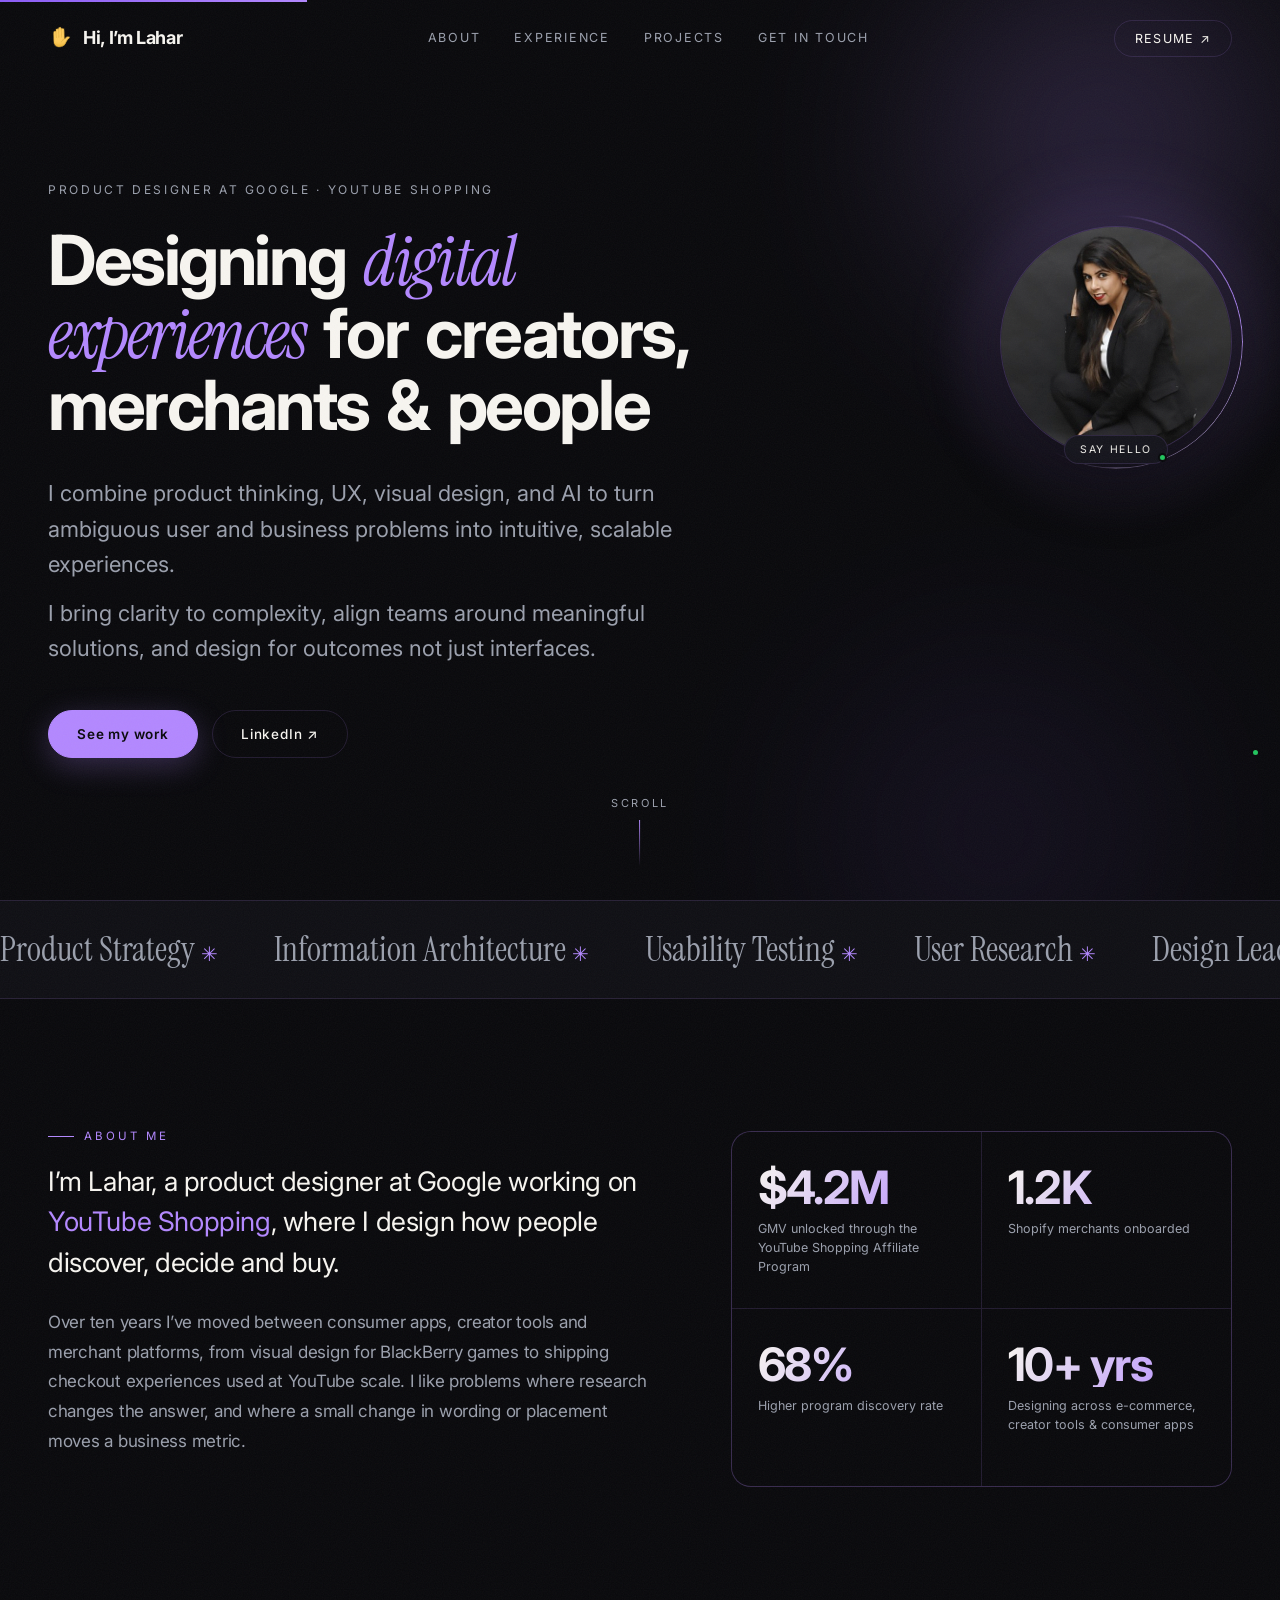
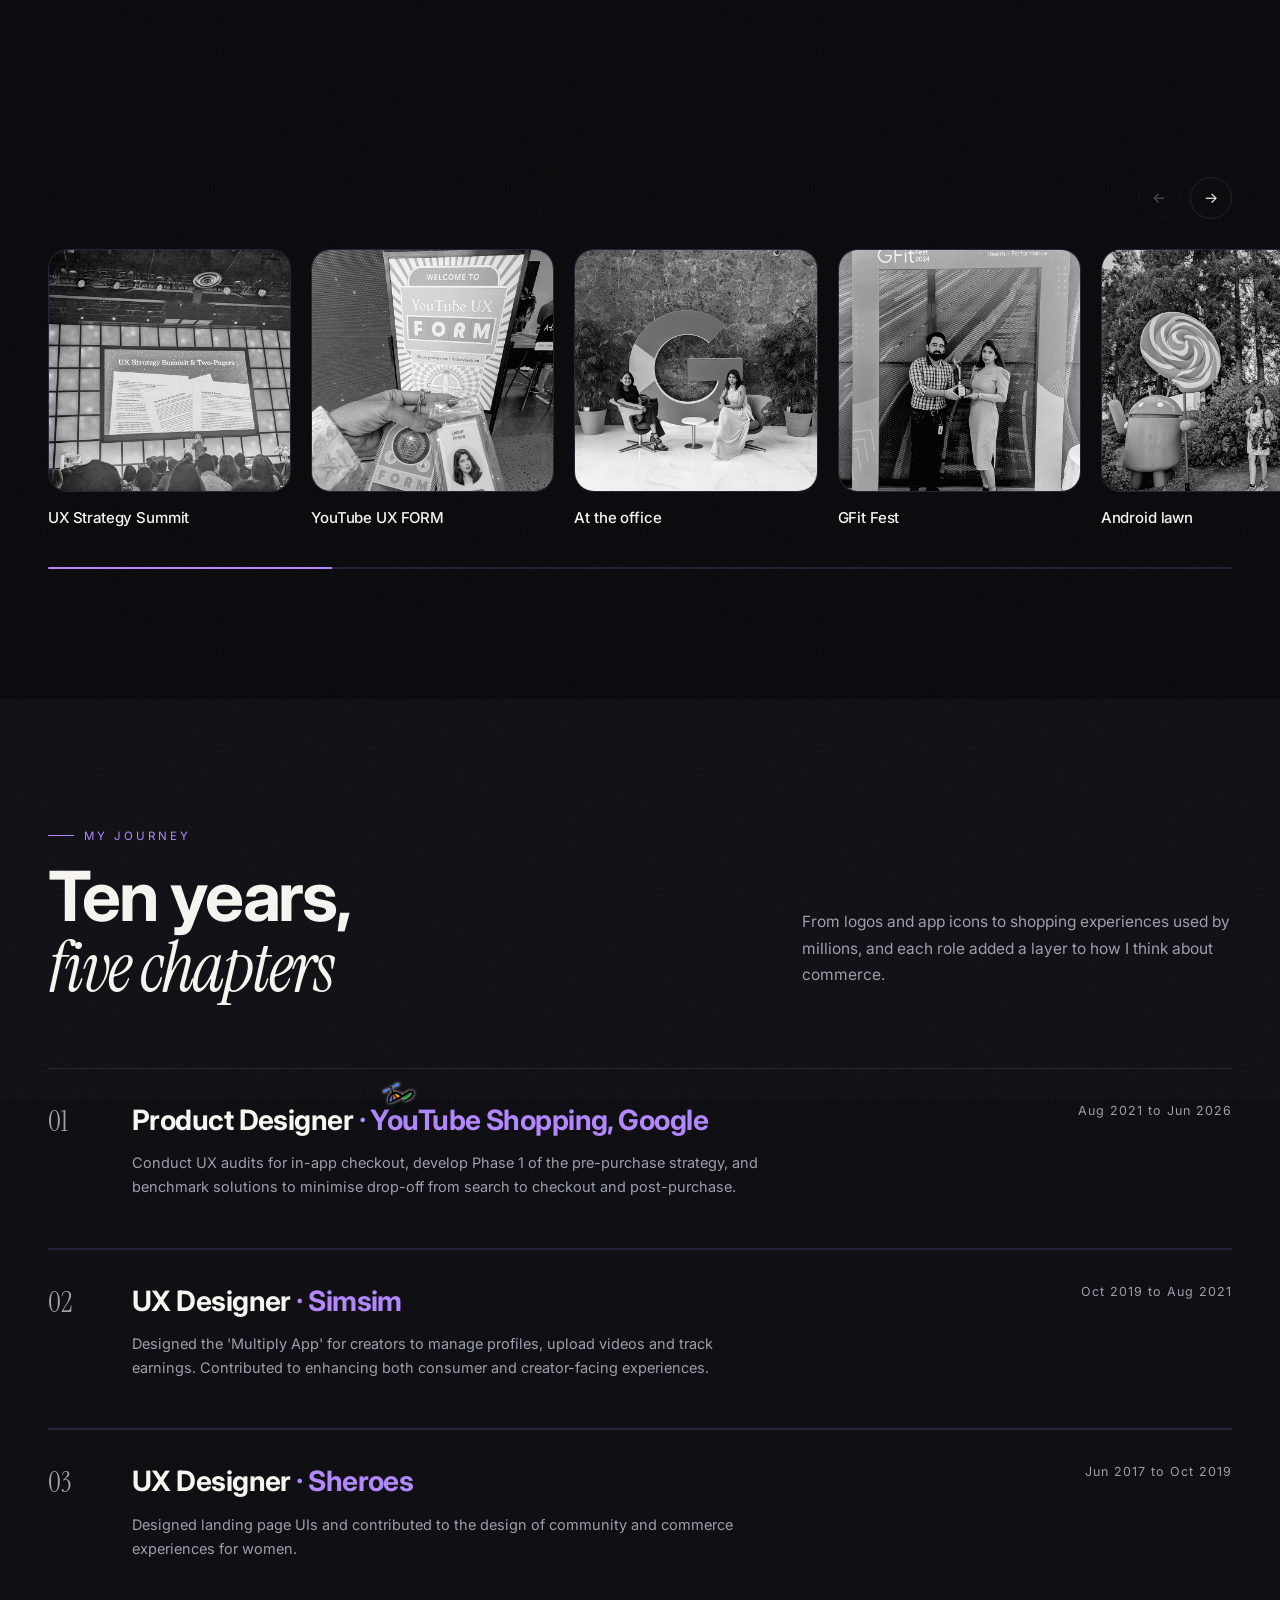
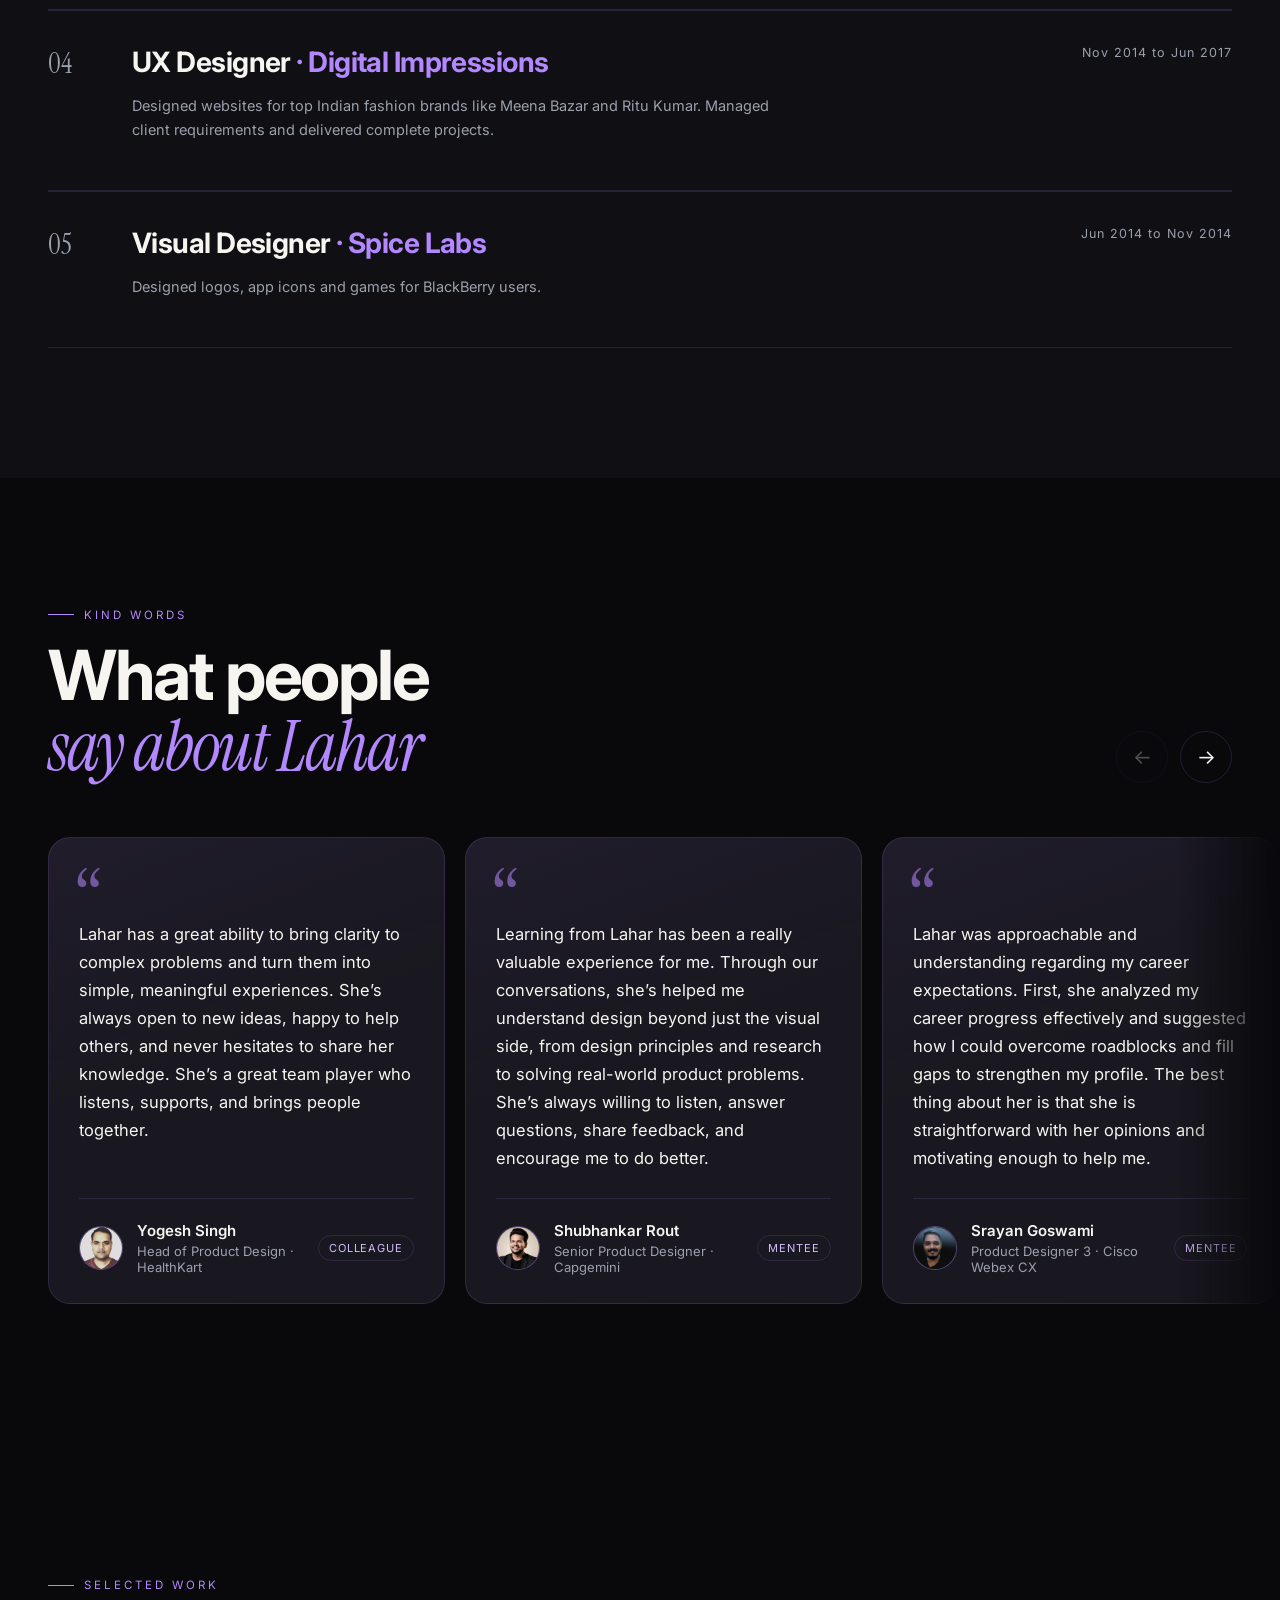
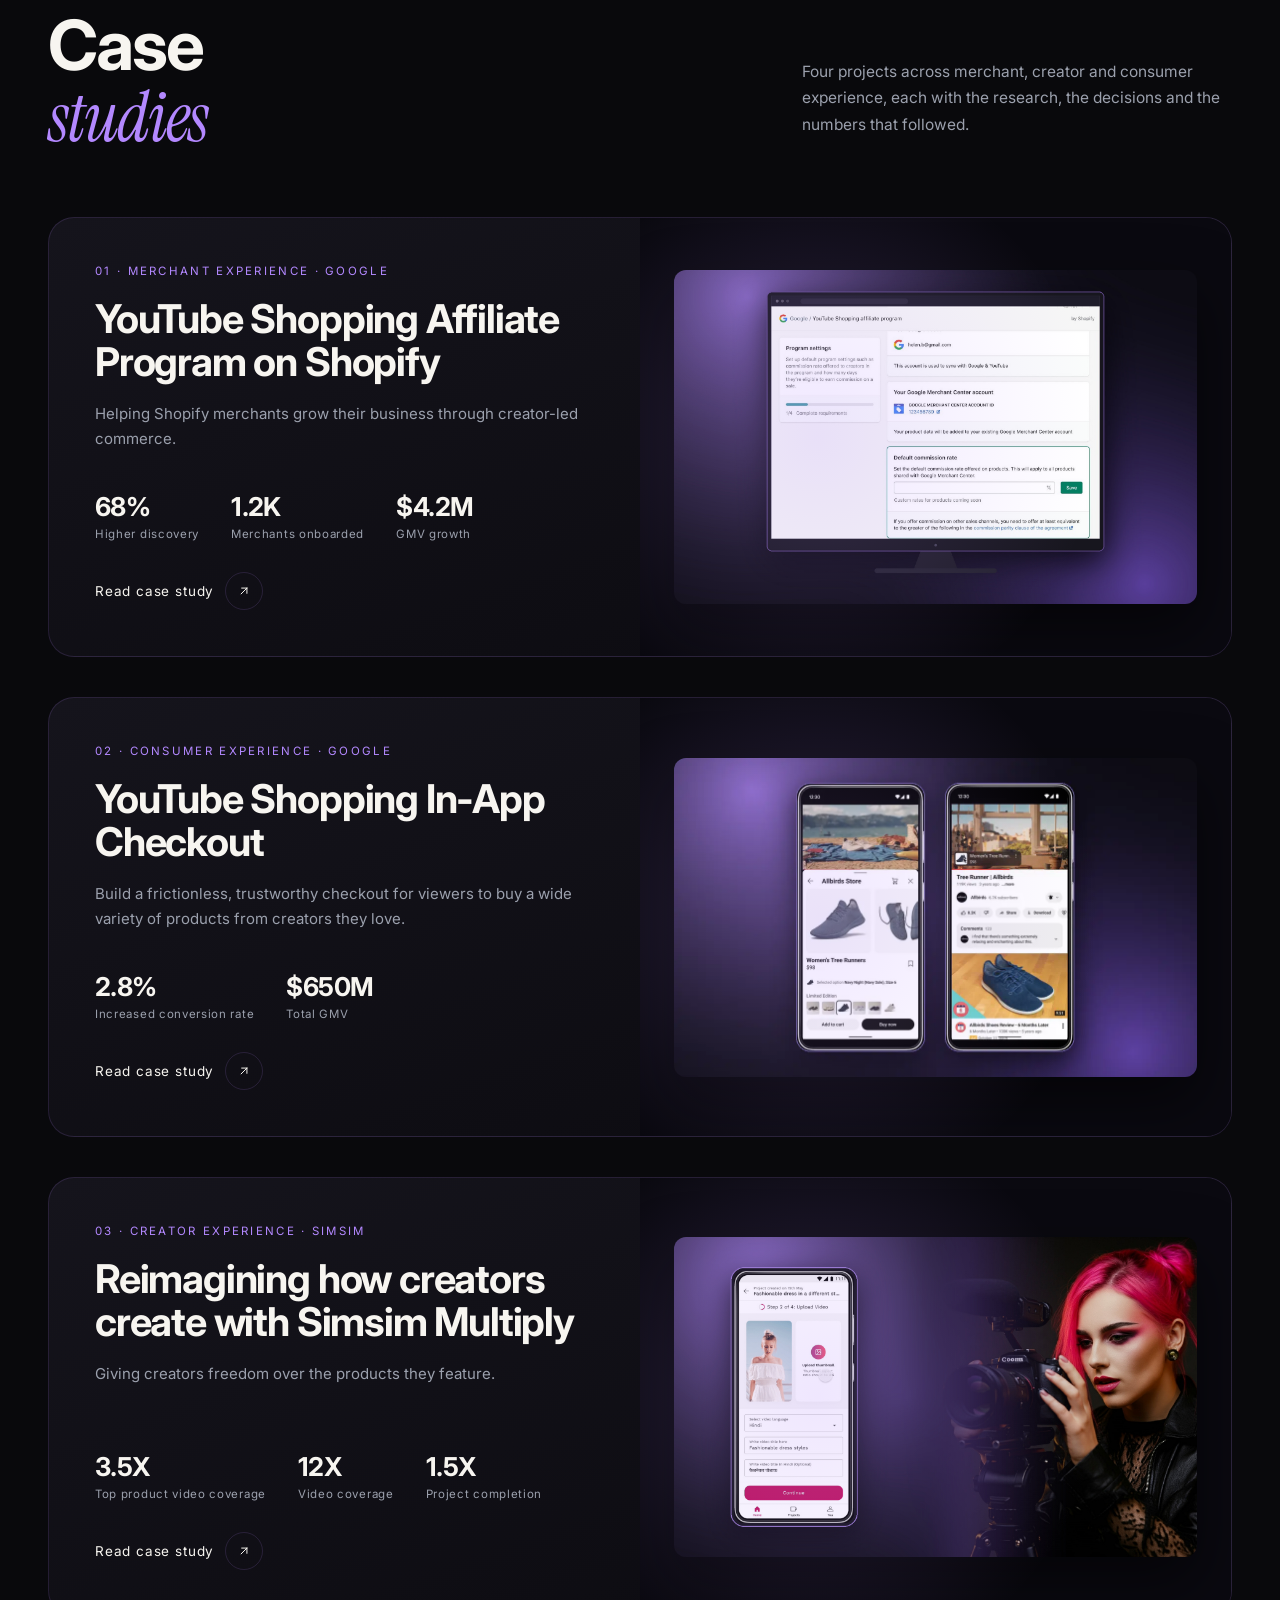
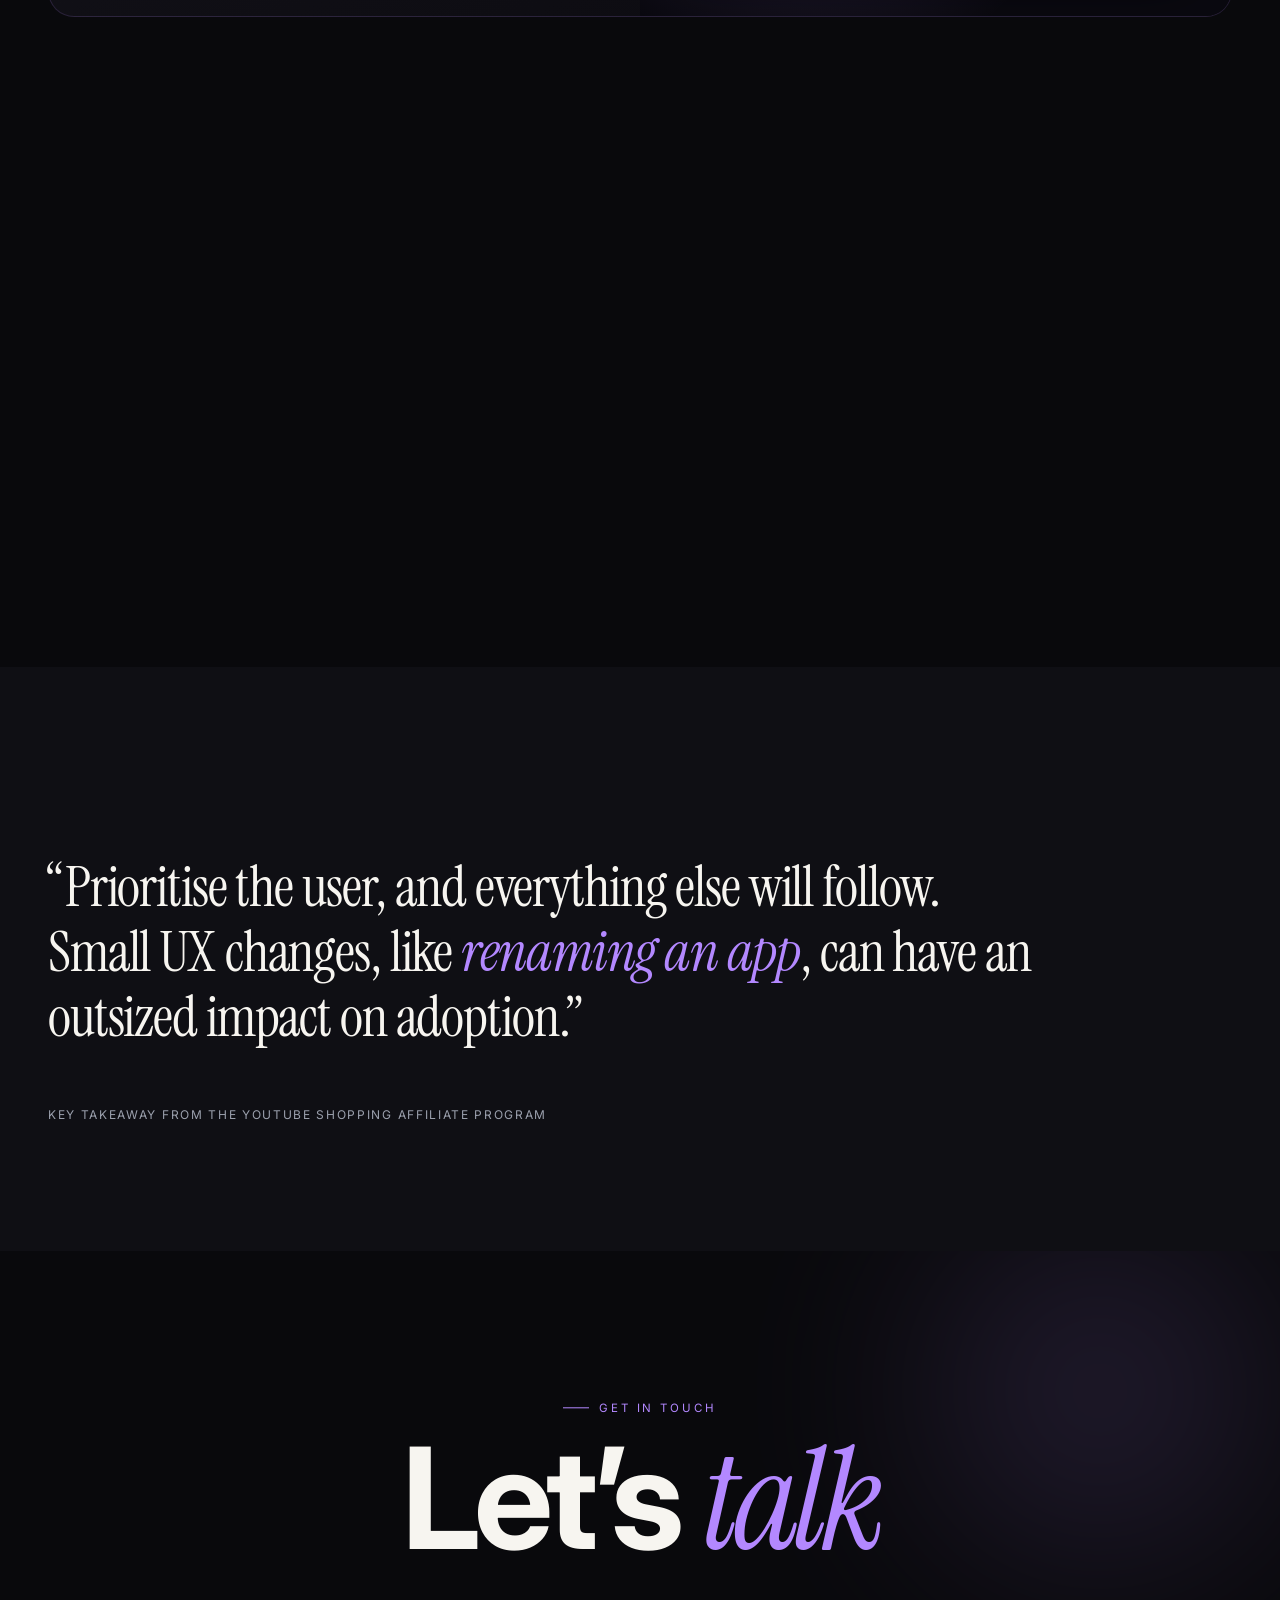
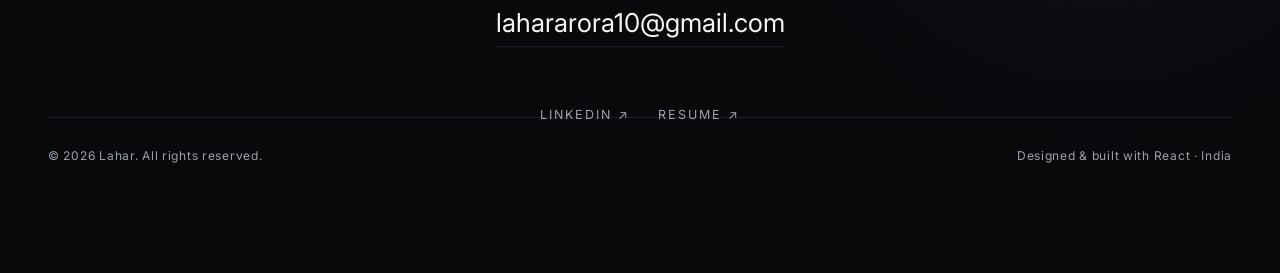
<file: index.html>
<!doctype html>
<html lang="en">
  <head>
    <meta charset="UTF-8" />
    <meta name="viewport" content="width=device-width, initial-scale=1.0" />
    <title>Lahar, Product Designer at Google</title>
    <meta name="description" content="Lahar, Product Designer at Google (YouTube Shopping). E-commerce experiences for creators, merchants and consumers." />
    <link rel="preconnect" href="https://fonts.googleapis.com" />
    <link rel="preconnect" href="https://fonts.gstatic.com" crossorigin />
    <link href="https://fonts.googleapis.com/css2?family=Instrument+Serif:ital@0;1&family=Inter:wght@300;400;500;600;700;800&display=swap" rel="stylesheet" />
    <script type="module" crossorigin src="/assets/index-CPtIwvV4.js"></script>
    <link rel="stylesheet" crossorigin href="/assets/index-CEy6YQIf.css">
  </head>
  <body>
    <div id="root"></div>
  </body>
</html>
</file>
<file: assets/index-CEy6YQIf.css>
:root{--bg:#09090c;--bg-soft:#0f0f14;--card:#15141c;--line:rgba(179,136,255,.15);--fg:#f7f5f0;--muted:#9ba0ad;--accent:#b388ff;--accent-soft:#d6bcff;--accent-deep:#8b5cf6;--max:1240px;--ease:cubic-bezier(.22,1,.36,1)}*{box-sizing:border-box}html,body{margin:0;padding:0}html{scroll-behavior:auto}body{background:var(--bg);color:var(--fg);font-family:Inter,system-ui,-apple-system,Segoe UI,sans-serif;-webkit-font-smoothing:antialiased;overflow-x:hidden}a{color:inherit;text-decoration:none}img{max-width:100%;display:block}button{font:inherit;cursor:pointer}::selection{background:var(--accent);color:#fff}body::-webkit-scrollbar{width:10px}body::-webkit-scrollbar-track{background:var(--bg)}body::-webkit-scrollbar-thumb{background:#2a2831;border-radius:20px}.serif{font-family:"Instrument Serif",Georgia,serif;font-weight:400}.italic{font-style:italic}.wrap{width:100%;max-width:var(--max);margin:0 auto;padding:0 28px}.accent{color:var(--accent)}.muted{color:var(--muted)}.grain{position:fixed;top:-200%;right:-200%;bottom:-200%;left:-200%;z-index:9998;pointer-events:none;opacity:.045;background-image:url("data:image/svg+xml,%3Csvg xmlns='http://www.w3.org/2000/svg' width='300' height='300'%3E%3Cfilter id='n'%3E%3CfeTurbulence type='fractalNoise' baseFrequency='.85' numOctaves='3'/%3E%3C/filter%3E%3Crect width='100%25' height='100%25' filter='url(%23n)'/%3E%3C/svg%3E");animation:grain 8s steps(6) infinite}@keyframes grain{0%{transform:translate(0)}10%{transform:translate(-5%,-5%)}20%{transform:translate(-10%,5%)}30%{transform:translate(5%,-10%)}40%{transform:translate(-5%,15%)}50%{transform:translate(-10%,5%)}60%{transform:translate(15%)}70%{transform:translateY(10%)}80%{transform:translate(-15%)}90%{transform:translate(10%,5%)}to{transform:translate(5%)}}.nav{position:fixed;top:0;left:0;right:0;z-index:900;transition:background .4s var(--ease),backdrop-filter .4s,border-color .4s;border-bottom:1px solid transparent}.nav.scrolled{background:#08070ab8;-webkit-backdrop-filter:blur(14px);backdrop-filter:blur(14px);border-color:var(--line)}.nav-inner{display:flex;align-items:center;justify-content:space-between;height:74px}.logo{display:flex;align-items:center;gap:9px;font-weight:700;letter-spacing:-.02em;font-size:18px;white-space:nowrap}.logo-wave{width:26px;height:26px;object-fit:contain;flex:none;transform:rotate(47deg);transform-origin:50% 50%;transition:transform .4s var(--ease)}.logo:hover .logo-wave{transform:rotate(47deg) scale(1.12)}@media (max-width:520px){.logo{font-size:15.5px;gap:7px}.logo-wave{width:22px;height:22px}}.nav-links{display:flex;align-items:center;gap:34px}.nav-links a{font-size:12.5px;letter-spacing:.14em;text-transform:uppercase;color:var(--muted);position:relative;padding:4px 0;transition:color .3s}.nav-links a:hover{color:var(--fg)}.nav-links a:after{content:"";position:absolute;left:0;bottom:0;height:1px;width:0;background:var(--accent);transition:width .35s var(--ease)}.nav-links a:hover:after{width:100%}.nav-cta{border:1px solid var(--line);border-radius:999px;padding:10px 20px;font-size:12.5px;letter-spacing:.1em;text-transform:uppercase;background:transparent;color:var(--fg);transition:.35s var(--ease)}.nav-cta:hover{background:var(--fg);color:#08070a;border-color:var(--fg)}.burger{display:none;background:none;border:0;color:var(--fg);font-size:13px;letter-spacing:.12em;text-transform:uppercase}@media (max-width:860px){.nav-links{display:none}.burger{display:block}}.mobile-menu{position:fixed;top:0;right:0;bottom:0;left:0;z-index:899;background:var(--bg);display:flex;flex-direction:column;justify-content:center;gap:6px;padding:0 28px}.mobile-menu a{font-size:11vw;line-height:1.08;font-family:"Instrument Serif",serif}.hero{min-height:100svh;display:flex;align-items:center;position:relative;padding:120px 0 80px;overflow:hidden}.hero>.wrap{position:relative;z-index:2}.hero-blob{position:absolute;border-radius:50%;filter:blur(90px);opacity:.5;pointer-events:none}.blob-a{width:520px;height:520px;background:radial-gradient(circle,rgba(179,136,255,.52),transparent 70%);top:-120px;right:-80px}.blob-b{width:520px;height:520px;background:radial-gradient(circle,rgba(139,92,246,.22),transparent 70%);bottom:-190px;right:2%;left:auto}.hero-layout{display:grid;grid-template-columns:minmax(0,1fr) auto;gap:54px;align-items:start}.hero-main{min-width:0}.hero-portrait{position:relative;width:232px;height:232px;flex:none;display:grid;place-items:center;margin-top:44px;animation:float 7s ease-in-out infinite}.hp-glow{position:absolute;top:-34%;right:-34%;bottom:-34%;left:-34%;border-radius:50%;background:radial-gradient(circle,#b388ff57,#b388ff00 66%);filter:blur(20px);pointer-events:none}.hp-ring{position:absolute;top:-11px;right:-11px;bottom:-11px;left:-11px;border-radius:50%;padding:1.5px;background:conic-gradient(from 0deg,transparent 0deg,var(--accent) 70deg,var(--accent-soft) 130deg,transparent 210deg,transparent 360deg);-webkit-mask:linear-gradient(#000 0 0) content-box,linear-gradient(#000 0 0);-webkit-mask-composite:xor;mask-composite:exclude;animation:spin 7s linear infinite}.hp-frame{position:relative;width:100%;height:100%;border-radius:50%;overflow:hidden;border:1px solid var(--line);box-shadow:0 22px 60px #0000008c}.hp-frame img{width:100%;height:100%;object-fit:cover;object-position:50% 20%;display:block;transition:transform .7s var(--ease),filter .7s var(--ease)}.hero-portrait:hover .hp-frame img{transform:scale(1.06)}.hp-badge{position:absolute;bottom:-6px;left:50%;transform:translate(-50%);display:inline-flex;align-items:center;gap:8px;white-space:nowrap;padding:7px 15px;border-radius:999px;font-size:10.5px;letter-spacing:.16em;text-transform:uppercase;color:var(--fg);background:#15141ce6;border:1px solid var(--line);-webkit-backdrop-filter:blur(10px);backdrop-filter:blur(10px);cursor:pointer;transition:.4s var(--ease)}.hp-badge:hover{border-color:var(--accent);transform:translate(-50%) translateY(-2px)}@keyframes spin{to{transform:rotate(360deg)}}@keyframes float{0%,to{transform:translateY(0)}50%{transform:translateY(-11px)}}@media (prefers-reduced-motion:reduce){.hero-portrait,.hp-ring{animation:none}}@media (max-width:980px){.hero-layout{grid-template-columns:1fr;gap:44px}.hero-portrait{order:-1;width:132px;height:132px;justify-self:start;margin-top:0;animation:none}.hp-badge{font-size:9.5px;padding:6px 12px}}.hero-eyebrow{display:flex;align-items:center;gap:12px;font-size:12px;letter-spacing:.22em;text-transform:uppercase;color:var(--muted);margin-bottom:28px}.dot-live{position:absolute;right:0;bottom:1px;border:2px solid var(--bg)}.dot-live{width:9px;height:9px;border-radius:50%;background:#22c55e;box-shadow:0 0 #22c55e99;animation:pulse 2.2s infinite}@keyframes pulse{70%{box-shadow:0 0 0 12px #22c55e00}to{box-shadow:0 0 #22c55e00}}.hero h1{font-size:clamp(32px,5.4vw,80px);line-height:1.04;letter-spacing:-.035em;margin:0;font-weight:700}.hero h1 .line{display:block;overflow:hidden;padding-bottom:.18em;margin-bottom:-.18em}.hero h1 .word{display:inline-block;margin-right:.22em;padding-right:.04em}.hero-sub{max-width:640px;margin-top:34px;font-size:clamp(16px,1.8vw,22px);line-height:1.6;color:var(--muted)}.hero-sub p{margin:0 0 14px}.hero-sub p:last-child{margin-bottom:0}.hero-actions{display:flex;flex-wrap:wrap;gap:14px;margin-top:44px}.btn{position:relative;display:inline-flex;align-items:center;gap:10px;padding:15px 28px;border-radius:999px;font-size:13.5px;letter-spacing:.06em;font-weight:500;border:1px solid var(--line);overflow:hidden;background:transparent;color:var(--fg);transition:.4s var(--ease)}.btn span{position:relative;z-index:2}a:focus-visible,button:focus-visible,.btn:focus-visible,.nav-cta:focus-visible,.logo:focus-visible{outline:2px solid var(--accent);outline-offset:3px;border-radius:6px}.btn:focus-visible,.nav-cta:focus-visible{border-radius:999px}.btn:before{content:"";position:absolute;top:0;right:0;bottom:0;left:0;background:var(--fg);transform:translateY(101%);transition:transform .45s var(--ease);z-index:1}.btn:hover:before{transform:translateY(0)}.btn:hover{color:#09090c;border-color:var(--fg)}.btn-solid{background:var(--accent);border-color:var(--accent);color:#09090c;font-weight:600;box-shadow:0 8px 30px #b388ff42}.btn-solid:before{background:#fff}.btn-solid:hover{color:#09090c;border-color:#fff}.hero-scroll{position:absolute;bottom:34px;left:50%;transform:translate(-50%);font-size:11px;letter-spacing:.24em;text-transform:uppercase;color:var(--muted);display:flex;flex-direction:column;align-items:center;gap:10px}.scroll-line{width:1px;height:46px;background:linear-gradient(var(--accent),transparent);animation:drop 1.8s var(--ease) infinite}@keyframes drop{0%{transform:scaleY(0);transform-origin:top}50%{transform:scaleY(1);transform-origin:top}51%{transform-origin:bottom}to{transform:scaleY(0);transform-origin:bottom}}.marquee{border-top:1px solid var(--line);border-bottom:1px solid var(--line);padding:26px 0;overflow:hidden;background:var(--bg-soft)}.marquee-track{display:flex;gap:56px;width:max-content;animation:slide 34s linear infinite}.marquee:hover .marquee-track{animation-play-state:paused}@keyframes slide{to{transform:translate(-50%)}}.marquee-item{display:flex;align-items:center;gap:56px;font-family:"Instrument Serif",serif;font-size:34px;color:var(--muted);white-space:nowrap}.marquee-item i{font-style:normal;color:var(--accent);font-size:20px}section{position:relative}.sec{padding:130px 0}.sec-head{display:flex;align-items:flex-end;justify-content:space-between;gap:30px;margin-bottom:64px;flex-wrap:wrap}.sec-label{font-size:11.5px;letter-spacing:.26em;text-transform:uppercase;color:var(--accent);margin-bottom:18px;display:flex;align-items:center;gap:10px}.sec-label:before{content:"";width:26px;height:1px;background:var(--accent)}.cs-hero .sec-label:before{display:none}.sec-title{font-size:clamp(34px,5.4vw,72px);line-height:1.02;letter-spacing:-.03em;margin:0;font-weight:700}.sec-desc{max-width:430px;color:var(--muted);line-height:1.7;font-size:15.5px}.about-grid{display:grid;grid-template-columns:1.1fr .9fr;gap:70px;align-items:start}@media (max-width:900px){.about-grid{grid-template-columns:1fr;gap:44px}}.about-copy p{font-size:clamp(18px,2.1vw,27px);line-height:1.5;letter-spacing:-.015em;margin:0 0 26px}.about-copy p .hl{color:var(--accent)}.stat-grid{display:grid;grid-template-columns:1fr 1fr;grid-auto-rows:1fr;gap:1px;background:var(--line);border:1px solid var(--line);border-radius:20px;overflow:hidden}.stat{background:var(--bg);padding:32px 26px;display:flex;flex-direction:column;justify-content:flex-start}.stat b{display:block;font-size:clamp(30px,4vw,46px);letter-spacing:-.03em;line-height:1;background:linear-gradient(120deg,var(--fg) 0%,var(--accent) 100%);-webkit-background-clip:text;background-clip:text;color:transparent}.stat span{display:block;margin-top:10px;font-size:12.5px;color:var(--muted);line-height:1.5}.car-head{display:flex;align-items:center;justify-content:space-between;gap:20px}.car-nav{display:flex;gap:10px}.car-btn{width:42px;height:42px;border-radius:50%;border:1px solid var(--line);background:transparent;color:var(--fg);font-size:15px;line-height:1;display:grid;place-items:center;transition:.35s var(--ease)}.car-btn:hover:not(:disabled){border-color:var(--accent);color:var(--accent);transform:translateY(-2px)}.car-btn:disabled{opacity:.3;cursor:default}.car-track{display:flex;gap:20px;overflow-x:auto;scroll-snap-type:x mandatory;margin-top:26px;padding:4px calc(max(0px,(100% - 1240px)/2) + 28px) 6px;scroll-padding-left:calc(max(0px,(100% - 1240px)/2) + 28px);scrollbar-width:none;-ms-overflow-style:none;scroll-behavior:smooth}.car-track::-webkit-scrollbar{display:none}.car-card{flex:none;margin:0;width:clamp(200px,19vw,268px);scroll-snap-align:start}.car-media{display:block;position:relative;aspect-ratio:1/1;border-radius:20px;overflow:hidden;border:1px solid var(--line);background:var(--bg-soft)}.car-media img{width:100%;height:100%;object-fit:cover;display:block;filter:grayscale(1) contrast(1.03);transition:filter .4s var(--ease),transform .7s var(--ease)}.car-card:hover .car-media img{filter:grayscale(0) contrast(1.02) saturate(1.12);transform:scale(1.05)}.car-card:hover .car-media{border-color:#b388ff57}.car-card figcaption{margin-top:15px}.car-card figcaption b{font-size:15px;font-weight:500;letter-spacing:-.01em;color:var(--fg)}.car-bar{position:relative;height:2px;border-radius:2px;background:var(--line);margin-top:34px;overflow:hidden}.car-bar span{position:absolute;top:0;right:0;bottom:0;left:0;background:var(--accent);border-radius:2px;transform-origin:left center;transition:transform .25s var(--ease)}@media (max-width:900px){.car-track{padding-left:28px;padding-right:28px;gap:16px;scroll-padding-left:28px}.car-nav{display:none}}.exp-row{display:grid;grid-template-columns:56px 1fr auto;gap:28px;align-items:start;padding:34px 0;border-top:1px solid var(--line);position:relative}.exp-row:last-child{border-bottom:1px solid var(--line)}.exp-row:after{content:"";position:absolute;left:0;bottom:-1px;height:1px;width:0;background:var(--accent);transition:width .6s var(--ease)}.exp-row:hover:after{width:100%}.exp-num{font-family:"Instrument Serif",serif;font-size:28px;color:var(--muted)}.exp-badge{position:absolute;left:20px;top:-30px;width:44px;height:44px;object-fit:contain;pointer-events:none;filter:drop-shadow(0 0 1.5px rgba(255,255,255,.9)) drop-shadow(0 4px 10px rgba(0,0,0,.5));transform-origin:60% 100%;transition:transform .5s var(--ease)}.exp-row:hover .exp-badge{transform:rotate(-9deg) translateY(-3px)}.exp-role{font-size:clamp(19px,2.4vw,28px);letter-spacing:-.02em;margin:0 0 8px;transition:transform .5s var(--ease)}.exp-row:hover .exp-role{transform:translate(10px)}.exp-co{color:var(--accent);position:relative;display:inline-block}.exp-desc{color:var(--muted);font-size:14.5px;line-height:1.65;max-width:640px}.exp-date{font-size:12.5px;letter-spacing:.08em;color:var(--muted);white-space:nowrap}@media (max-width:760px){.exp-row{grid-template-columns:1fr;gap:10px}.exp-date{order:-1}.exp-badge{width:32px;height:32px;top:-22px;left:12px}}.stack{position:relative}.stack-item{position:sticky;top:96px;margin-bottom:40px}.pcard{border:1px solid var(--line);border-radius:26px;background:linear-gradient(160deg,var(--card),#0b0a0f);overflow:hidden;display:grid;grid-template-columns:1fr 1fr;min-height:440px}@media (max-width:900px){.pcard{grid-template-columns:1fr;min-height:0}}.pcard-body{padding:46px;display:flex;flex-direction:column;justify-content:space-between}@media (max-width:900px){.pcard-body{padding:32px}}.pcard-kicker{font-size:11.5px;letter-spacing:.2em;text-transform:uppercase;color:var(--accent);margin-bottom:20px}.pcard h3{font-size:clamp(25px,3.1vw,40px);line-height:1.08;letter-spacing:-.03em;margin:0 0 18px;font-weight:700}.pcard p{color:var(--muted);line-height:1.65;font-size:15px;margin:0}.pcard-metrics{display:flex;gap:32px;flex-wrap:wrap;margin:30px 0}.pcard-metrics div b{display:block;font-size:26px;letter-spacing:-.02em;color:var(--fg)}.pcard-metrics div span{font-size:11.5px;color:var(--muted);letter-spacing:.06em}.pcard-media{position:relative;overflow:hidden;background:#0a0910}.pcard-media{display:grid;place-items:center;padding:34px}.pcard-media img{width:100%;height:auto;max-height:100%;object-fit:contain;border-radius:12px;box-shadow:0 24px 60px #0000008c;transition:transform 1.1s var(--ease)}.pcard:hover .pcard-media img{transform:scale(1.06)}.pcard-media:after{content:"";position:absolute;top:0;right:0;bottom:0;left:0;background:radial-gradient(circle at 30% 50%,rgba(179,136,255,.2),transparent 60%);pointer-events:none}@media (max-width:900px){.pcard-media{height:auto;padding:22px}.pcard-media:after{background:linear-gradient(0deg,rgba(11,10,15,.85),transparent 60%)}}.link-arrow{display:inline-flex;align-items:center;gap:11px;font-size:13.5px;letter-spacing:.06em;color:var(--fg)}.link-arrow .circle{width:38px;height:38px;border-radius:50%;border:1px solid var(--line);display:grid;place-items:center;transition:.4s var(--ease)}.link-arrow:hover .circle{background:var(--accent);border-color:var(--accent);transform:rotate(-45deg)}.link-arrow svg{width:14px;height:14px;stroke:currentColor;fill:none;stroke-width:1.7}.doc-grid{display:grid;grid-template-columns:1fr 1fr;gap:22px}@media (max-width:800px){.doc-grid{grid-template-columns:1fr}}.doc{border:1px solid var(--line);border-radius:22px;padding:34px;background:var(--bg-soft);display:flex;flex-direction:column;gap:16px;transition:.45s var(--ease)}.doc:hover{border-color:var(--accent);transform:translateY(-6px)}.doc-ico{width:44px;height:44px;border-radius:13px;display:grid;place-items:center;background:#b388ff24;color:var(--accent);font-size:12px;font-weight:700;letter-spacing:.06em}.doc h4{margin:0;font-size:21px;letter-spacing:-.02em}.doc p{margin:0;color:var(--muted);font-size:14px;line-height:1.6}.quote{font-family:"Instrument Serif",serif;font-size:clamp(26px,4.4vw,60px);line-height:1.16;letter-spacing:-.02em;max-width:1000px}.quote em{color:var(--accent)}.contact{padding:150px 0 80px;text-align:center;position:relative;overflow:hidden}.contact h2{font-size:clamp(46px,11vw,158px);line-height:.92;letter-spacing:-.045em;margin:0;font-weight:700}.contact h2 a{display:inline-block;transition:.5s var(--ease)}.contact h2 a:hover{color:var(--accent);letter-spacing:-.02em}.contact-mail{display:inline-block;margin-top:40px;font-size:clamp(16px,2.4vw,26px);border-bottom:1px solid var(--line);padding-bottom:8px;transition:.4s var(--ease)}.contact-mail:hover{border-color:var(--accent);color:var(--accent)}.socials{display:flex;justify-content:center;gap:28px;margin-top:56px;flex-wrap:wrap}.socials a{font-size:12.5px;letter-spacing:.16em;text-transform:uppercase;color:var(--muted);transition:.3s}.socials a:hover{color:var(--fg)}footer{border-top:1px solid var(--line);padding:30px 0;display:flex;justify-content:space-between;gap:16px;flex-wrap:wrap;font-size:12px;color:var(--muted);letter-spacing:.06em}.cs-hero{padding:170px 0 70px;position:relative}.back{display:inline-flex;align-items:center;gap:9px;font-size:12.5px;letter-spacing:.12em;text-transform:uppercase;color:var(--muted);margin-bottom:44px;transition:.3s}.back:hover{color:var(--accent);gap:14px}.cs-hero-grid{display:grid;grid-template-columns:minmax(0,1fr) auto;gap:56px;align-items:center}.cs-hero-phone{width:clamp(180px,20vw,252px);cursor:zoom-in;filter:drop-shadow(0 26px 56px rgba(5,4,10,.6));animation:float 7s ease-in-out infinite}.cs-hero-phone img{width:100%;display:block}@media (max-width:860px){.cs-hero-grid{grid-template-columns:1fr}.cs-hero-phone{display:none}}.cs-title{font-size:clamp(38px,6.6vw,90px);line-height:1;letter-spacing:-.035em;margin:0 0 26px;font-weight:700;max-width:14ch}.cs-lead{max-width:680px;color:var(--muted);font-size:clamp(15px,1.7vw,20px);line-height:1.65}.meta-grid{display:grid;grid-template-columns:repeat(4,1fr);gap:1px;background:var(--line);border-top:1px solid var(--line);border-bottom:1px solid var(--line);margin:70px 0}@media (max-width:860px){.meta-grid{grid-template-columns:1fr 1fr}}.meta{background:var(--bg);padding:26px 22px}.meta span{display:block;font-size:11px;letter-spacing:.2em;text-transform:uppercase;color:var(--accent);margin-bottom:12px}.meta p{margin:0;font-size:14.5px;line-height:1.6;color:var(--fg)}.meta-list{margin:0;padding:0;list-style:none;font-size:14.5px;line-height:1.55;color:var(--fg)}.meta-list li{position:relative;padding-left:15px;margin-bottom:7px}.meta-list li:last-child{margin-bottom:0}.meta-list li:before{content:"";position:absolute;left:0;top:.62em;width:5px;height:5px;border-radius:50%;background:var(--accent)}.cs-block{max-width:820px;margin:0 auto 90px}.cs-block h3{font-size:clamp(24px,3.4vw,42px);letter-spacing:-.03em;margin:0 0 20px;line-height:1.1}.cs-block h3.cs-subhead{font-size:clamp(20px,2.2vw,27px);letter-spacing:-.02em;color:var(--accent-soft);margin:0 0 16px}.cs-block p{color:var(--muted);font-size:16.5px;line-height:1.8;margin:0 0 18px}.cs-block li b{color:var(--fg);font-weight:600}.cs-block ul{color:var(--muted);font-size:16px;line-height:1.85;padding-left:20px;margin:0 0 18px}.cs-sublead{color:var(--fg);font-weight:600;font-size:17px;letter-spacing:-.01em;margin:0 0 20px}.cs-item{margin:0 0 34px}.cs-item h4{font-size:19px;font-weight:600;letter-spacing:-.015em;line-height:1.4;color:var(--fg);margin:0 0 10px}.cs-item .cs-quote{margin:18px 0 0;font-size:clamp(18px,2.2vw,24px)}.cs-by{margin:10px 0 0;border-left:2px solid transparent;padding-left:24px;font-size:14px;letter-spacing:.06em;text-transform:uppercase;color:#fff;font-weight:600}.sol-shots{display:grid;grid-template-columns:repeat(2,1fr);gap:16px;margin:22px 0 0}.sol-shots.trio{grid-template-columns:repeat(3,1fr);gap:14px}.sol-shots.trio .sol-shot.device{max-width:220px}.sol-shot{border:1px solid var(--line);border-radius:12px;overflow:hidden;background:#fff;cursor:zoom-in;line-height:0;aspect-ratio:3/4;transition:border-color .35s var(--ease),transform .35s var(--ease)}.sol-shot.wide{grid-column:1/-1;aspect-ratio:auto;background:#fff;border-color:#b388ff99;box-shadow:0 0 0 1px #b388ff4d,0 0 26px #b388ff4d,0 0 64px #b388ff26;animation:shotGlow 3.6s var(--ease) infinite}.sol-shot.wide:hover{border-color:#b388ffd9;box-shadow:0 0 0 1px #b388ff80,0 0 34px #b388ff6b,0 0 80px #b388ff33}.sol-shot.wide img{height:auto}@keyframes shotGlow{0%,to{box-shadow:0 0 0 1px #b388ff42,0 0 20px #b388ff38,0 0 52px #b388ff1a}50%{box-shadow:0 0 0 1px #b388ff6b,0 0 32px #b388ff61,0 0 76px #b388ff33}}.sol-shot:hover{border-color:#b388ff73;transform:translateY(-3px)}.sol-shot img{width:100%;height:100%;display:block;object-fit:contain;object-position:top center}.ba-grid{display:grid;grid-template-columns:1fr 1fr;gap:16px;margin:22px 0 0}.ba{margin:0}.ba-shot{border:1px solid var(--line);border-radius:14px;overflow:hidden;background:#fff;cursor:zoom-in;aspect-ratio:4/3;line-height:0;transition:border-color .35s var(--ease),transform .35s var(--ease)}.ba-shot img{width:100%;height:100%;display:block;object-fit:contain;object-position:center;background:#fff}.ba.is-after .ba-shot{border-color:#b388ff61}.ba-shot:hover{border-color:#b388ff8c;transform:translateY(-2px)}.ba figcaption{margin-top:10px;font-size:12.5px;line-height:1.5;color:var(--muted)}.ba figcaption b{display:block;font-size:10.5px;letter-spacing:.2em;text-transform:uppercase;color:var(--muted);margin-bottom:4px;font-weight:600}.ba.is-after figcaption b{color:var(--accent)}.sol-shot.device{background:none;border:none;aspect-ratio:auto;max-width:268px;margin:0 auto;cursor:zoom-in;filter:drop-shadow(0 18px 40px rgba(5,4,10,.55))}.sol-shot.device img{height:auto;object-fit:contain;background:none}.sol-shot.device:hover{transform:translateY(-4px)}.sol-fig{margin:0;display:flex;flex-direction:column}.sol-fig figcaption{margin-top:14px;font-size:12.5px;line-height:1.55;color:var(--muted);text-align:center;max-width:280px;margin-left:auto;margin-right:auto}.sol-shot.bare,.sol-shot.wide.bare{background:none;border:none;box-shadow:none;animation:none;border-radius:0;filter:drop-shadow(0 16px 36px rgba(5,4,10,.5))}.sol-shot.bare:hover,.sol-shot.wide.bare:hover{background:none;border:none;box-shadow:none;transform:none}.sol-shot.bare img{background:none}.cs-split{display:grid;grid-template-columns:minmax(0,1fr) minmax(0,360px);gap:54px;align-items:center;width:100%;margin:26px 0 34px}.cs-split .cs-item:last-child{margin-bottom:0}.venn-wrap{width:100%;margin:0}.venn{width:100%;height:auto;display:block;font-family:Inter,system-ui,sans-serif}.stat-row{display:grid;grid-template-columns:repeat(3,1fr);gap:16px;margin:26px 0 34px}.statc{border:1px solid var(--line);border-radius:18px;padding:22px 20px;background:var(--bg-soft);height:100%;display:flex;flex-direction:column}.statc-k{font-size:10.5px;letter-spacing:.22em;text-transform:uppercase;color:var(--accent);font-weight:600}.statc b{display:block;margin:10px 0 8px;font-size:clamp(30px,3.6vw,42px);letter-spacing:-.035em;line-height:1;background:linear-gradient(120deg,var(--fg) 0%,var(--accent) 100%);-webkit-background-clip:text;background-clip:text;color:transparent}.statc-l{font-size:12.5px;line-height:1.55;color:var(--muted)}@media (max-width:700px){.stat-row{grid-template-columns:1fr}}.flow-wrap{width:100%;margin:26px 0 34px}.flowdiag{width:100%;height:auto;display:block;font-family:Inter,system-ui,sans-serif}@media (max-width:860px){.flow-wrap{width:100%;margin:26px 0 34px;transform:none;overflow-x:auto}.flowdiag{min-width:760px}}.cs-step{margin:0 0 44px;padding-left:26px;border-left:1px solid var(--line);position:relative}.cs-step:before{content:"";position:absolute;left:-4px;top:9px;width:7px;height:7px;border-radius:50%;background:var(--accent)}.cs-step .step-k{font-size:11.5px;letter-spacing:.22em;text-transform:uppercase;color:var(--accent);margin:0 0 8px}.cs-step h4{font-size:19px;font-weight:600;letter-spacing:-.015em;line-height:1.4;color:var(--fg);margin:0 0 10px}.cs-quote{border-left:2px solid var(--accent);padding:6px 0 6px 24px;font-family:"Instrument Serif",serif;font-size:clamp(20px,2.8vw,30px);line-height:1.35;color:var(--fg);margin:30px 0}.impact-head{margin-bottom:26px}.impact-grid{display:grid;grid-template-columns:repeat(auto-fit,minmax(200px,1fr));gap:18px;max-width:820px;margin:0 auto 90px}.impact{border:1px solid var(--line);border-radius:18px;padding:28px 24px;background:var(--bg-soft);height:100%;display:flex;flex-direction:column;justify-content:flex-start}.impact b{display:block;font-size:clamp(34px,5vw,54px);letter-spacing:-.035em;line-height:1;background:linear-gradient(120deg,var(--fg) 0%,var(--accent) 100%);-webkit-background-clip:text;background-clip:text;color:transparent}.impact span{display:block;margin-top:12px;font-size:13px;color:var(--muted)}.slides{display:grid;gap:26px}.slide-frame{border:1px solid var(--line);border-radius:18px;overflow:hidden;background:#0a0910;cursor:zoom-in;position:relative}.slide-frame img{width:100%}.slide-idx{position:absolute;top:14px;left:14px;background:#08070ab8;color:#fff;font-size:11px;letter-spacing:.1em;padding:5px 10px;border-radius:8px;-webkit-backdrop-filter:blur(6px);backdrop-filter:blur(6px)}.lightbox{position:fixed;top:0;right:0;bottom:0;left:0;z-index:9990;background:#050408f0;display:grid;place-items:center;padding:34px;cursor:zoom-out;-webkit-backdrop-filter:blur(6px);backdrop-filter:blur(6px)}.lightbox img{max-width:min(1600px,97vw);max-height:94vh;object-fit:contain;border-radius:12px}.next-project{border-top:1px solid var(--line);padding:90px 0;text-align:center}.next-project small{font-size:11.5px;letter-spacing:.24em;text-transform:uppercase;color:var(--muted)}.next-project h3{font-size:clamp(30px,6vw,72px);letter-spacing:-.035em;margin:18px 0 0;line-height:1.05;transition:.4s var(--ease)}.next-project a:hover h3{color:var(--accent)}.progress{position:fixed;top:0;left:0;height:2px;background:linear-gradient(90deg,var(--accent-deep),var(--accent));z-index:950;transform-origin:0%}@media (max-width:760px){.cs-split{grid-template-columns:1fr}.venn-wrap{max-width:420px;margin:0 auto}}@media (max-width:820px){.sol-shots,.sol-shots.trio,.ba-grid{grid-template-columns:1fr}}@media (max-width:520px){.nav-cta{display:none}.hero{padding-top:104px}}@media (prefers-reduced-motion:reduce){*{animation-duration:.001ms!important;transition-duration:.001ms!important}}.t-sec .sec-head{margin-bottom:48px}.t-controls{display:flex;gap:12px}.t-btn{width:52px;height:52px;border-radius:50%;border:1px solid var(--line);background:transparent;color:var(--fg);font-size:20px;cursor:pointer;transition:background .3s var(--ease),border-color .3s var(--ease),opacity .3s}.t-btn:hover:not(:disabled){background:var(--accent);border-color:var(--accent);color:#0b0a10}.t-btn:disabled{opacity:.3;cursor:default}.t-track{display:flex;gap:20px;overflow-x:auto;scroll-snap-type:x mandatory;scroll-behavior:smooth;scrollbar-width:none;padding:6px max(28px,calc((100vw - var(--max))/2 + 28px)) 14px;scroll-padding-inline:max(28px,calc((100vw - var(--max))/2 + 28px))}.t-track::-webkit-scrollbar{display:none}.t-track.fade-l{-webkit-mask-image:linear-gradient(90deg,transparent,#000 8%);mask-image:linear-gradient(90deg,transparent,#000 8%)}.t-track.fade-r{-webkit-mask-image:linear-gradient(90deg,#000 92%,transparent);mask-image:linear-gradient(90deg,#000 92%,transparent)}.t-track.fade-l.fade-r{-webkit-mask-image:linear-gradient(90deg,transparent,#000 8%,#000 92%,transparent);mask-image:linear-gradient(90deg,transparent,#000 8%,#000 92%,transparent)}.t-card{flex:0 0 clamp(290px,31vw,400px);scroll-snap-align:start;margin:0;position:relative;display:flex;flex-direction:column;gap:26px;padding:34px 30px 28px;border-radius:22px;background:linear-gradient(160deg,#b388ff12,#ffffff04 45%),var(--card);border:1px solid var(--line);transition:transform .5s var(--ease),border-color .5s var(--ease)}.t-card:hover{transform:translateY(-6px);border-color:#b388ff73}.t-mark{display:block;height:30px;margin-bottom:-8px;font-size:84px;line-height:.82;color:var(--accent);opacity:.55;pointer-events:none}.t-quote{margin:0;font-size:16.5px;line-height:1.7;color:var(--fg);flex:1}.t-person{display:flex;align-items:center;gap:14px;padding-top:22px;border-top:1px solid var(--line)}.t-avatar{width:44px;height:44px;border-radius:50%;flex:none;display:flex;align-items:center;justify-content:center;overflow:hidden;background:#b388ff24;color:var(--accent-soft);border:1px solid rgba(179,136,255,.3)}.t-avatar img{width:100%;height:100%;object-fit:cover}.t-who{display:flex;flex-direction:column;gap:3px;min-width:0}.t-who b{font-size:15px;font-weight:600}.t-who small{font-size:13px;color:var(--muted)}.t-rel{margin-left:auto;font-size:11px;letter-spacing:.08em;text-transform:uppercase;color:var(--accent-soft);border:1px solid var(--line);border-radius:99px;padding:5px 10px;white-space:nowrap}@media (max-width:640px){.t-card{flex-basis:84vw;padding:28px 22px 22px}.t-rel{display:none}.t-btn{width:44px;height:44px}}
</file>
